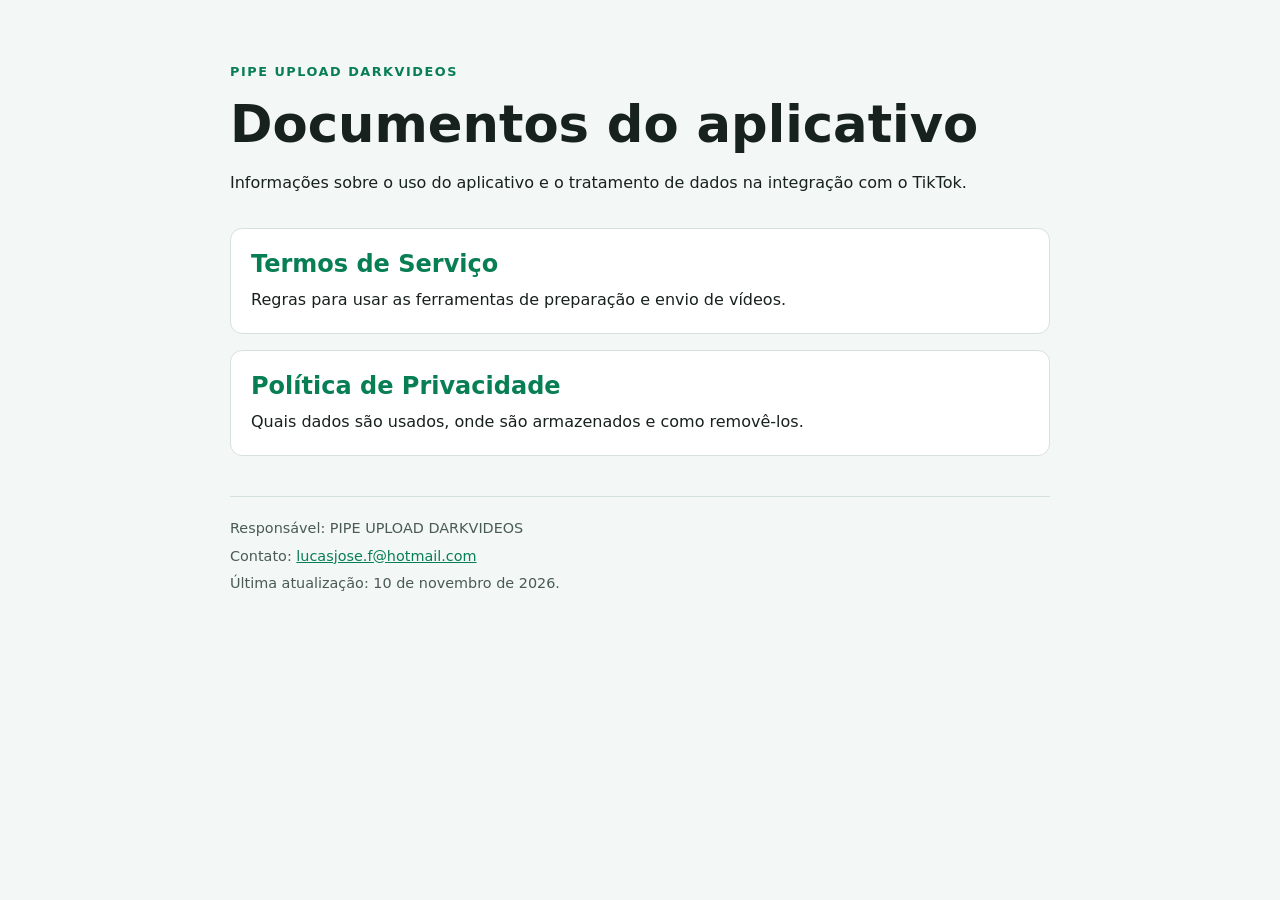
<file: docs/index.html>
<!doctype html>
<html lang="pt-BR">
<head>
  <meta charset="utf-8">
  <meta name="viewport" content="width=device-width, initial-scale=1">
  <meta name="description" content="Informações legais e de privacidade do PIPE UPLOAD DARKVIDEOS.">
  <title>PIPE UPLOAD DARKVIDEOS</title>
  <link rel="stylesheet" href="style.css">
</head>
<body>
  <main>
    <header>
      <p class="eyebrow">PIPE UPLOAD DARKVIDEOS</p>
      <h1>Documentos do aplicativo</h1>
      <p>Informações sobre o uso do aplicativo e o tratamento de dados na integração com o TikTok.</p>
    </header>
    <nav aria-label="Documentos">
      <a class="card" href="terms/">
        <h2>Termos de Serviço</h2>
        <p>Regras para usar as ferramentas de preparação e envio de vídeos.</p>
      </a>
      <a class="card" href="privacy/">
        <h2>Política de Privacidade</h2>
        <p>Quais dados são usados, onde são armazenados e como removê-los.</p>
      </a>
    </nav>
    <footer>
      <p>Responsável: PIPE UPLOAD DARKVIDEOS</p>
      <p>Contato: <a href="mailto:lucasjose.f@hotmail.com">lucasjose.f@hotmail.com</a></p>
      <p>Última atualização: 10 de novembro de 2026.</p>
    </footer>
  </main>
</body>
</html>
</file>
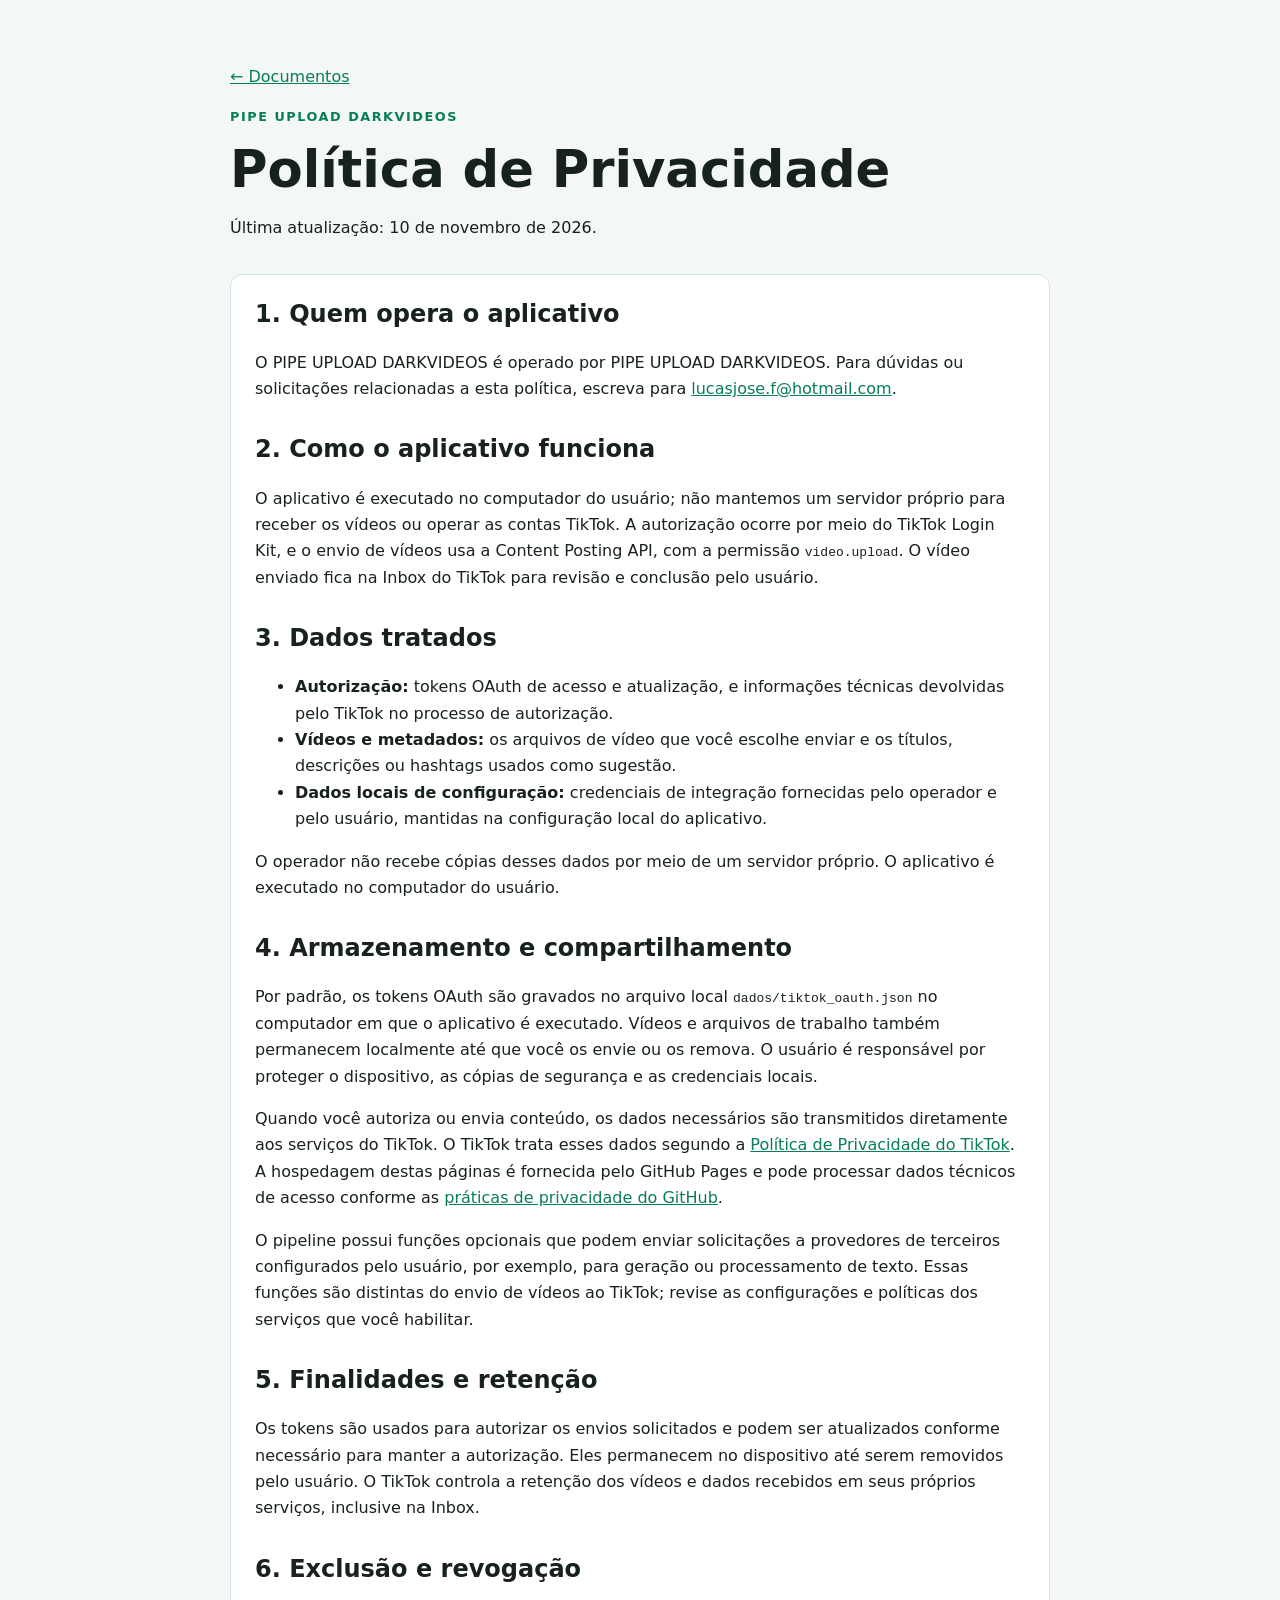
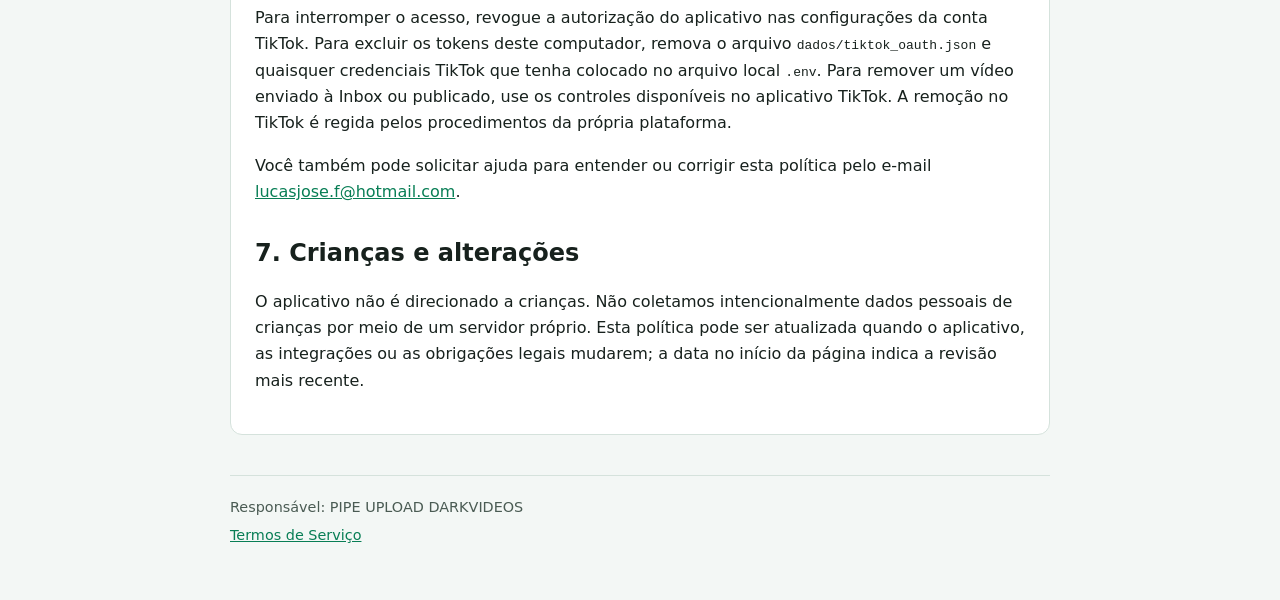
<file: docs/privacy/index.html>
<!doctype html>
<html lang="pt-BR">
<head>
  <meta charset="utf-8">
  <meta name="viewport" content="width=device-width, initial-scale=1">
  <meta name="description" content="Política de Privacidade do PIPE UPLOAD DARKVIDEOS.">
  <title>Política de Privacidade | PIPE UPLOAD DARKVIDEOS</title>
  <link rel="stylesheet" href="../style.css">
</head>
<body>
  <main>
    <p><a href="../">← Documentos</a></p>
    <header>
      <p class="eyebrow">PIPE UPLOAD DARKVIDEOS</p>
      <h1>Política de Privacidade</h1>
      <p>Última atualização: 10 de novembro de 2026.</p>
    </header>
    <article>
      <h2>1. Quem opera o aplicativo</h2>
      <p>O PIPE UPLOAD DARKVIDEOS é operado por PIPE UPLOAD DARKVIDEOS. Para dúvidas ou solicitações relacionadas a esta política, escreva para <a href="mailto:lucasjose.f@hotmail.com">lucasjose.f@hotmail.com</a>.</p>

      <h2>2. Como o aplicativo funciona</h2>
      <p>O aplicativo é executado no computador do usuário; não mantemos um servidor próprio para receber os vídeos ou operar as contas TikTok. A autorização ocorre por meio do TikTok Login Kit, e o envio de vídeos usa a Content Posting API, com a permissão <code>video.upload</code>. O vídeo enviado fica na Inbox do TikTok para revisão e conclusão pelo usuário.</p>

      <h2>3. Dados tratados</h2>
      <ul>
        <li><strong>Autorização:</strong> tokens OAuth de acesso e atualização, e informações técnicas devolvidas pelo TikTok no processo de autorização.</li>
        <li><strong>Vídeos e metadados:</strong> os arquivos de vídeo que você escolhe enviar e os títulos, descrições ou hashtags usados como sugestão.</li>
        <li><strong>Dados locais de configuração:</strong> credenciais de integração fornecidas pelo operador e pelo usuário, mantidas na configuração local do aplicativo.</li>
      </ul>
      <p>O operador não recebe cópias desses dados por meio de um servidor próprio. O aplicativo é executado no computador do usuário.</p>

      <h2>4. Armazenamento e compartilhamento</h2>
      <p>Por padrão, os tokens OAuth são gravados no arquivo local <code>dados/tiktok_oauth.json</code> no computador em que o aplicativo é executado. Vídeos e arquivos de trabalho também permanecem localmente até que você os envie ou os remova. O usuário é responsável por proteger o dispositivo, as cópias de segurança e as credenciais locais.</p>
      <p>Quando você autoriza ou envia conteúdo, os dados necessários são transmitidos diretamente aos serviços do TikTok. O TikTok trata esses dados segundo a <a href="https://www.tiktok.com/legal/page/row/privacy-policy/en">Política de Privacidade do TikTok</a>. A hospedagem destas páginas é fornecida pelo GitHub Pages e pode processar dados técnicos de acesso conforme as <a href="https://docs.github.com/en/site-policy/privacy-policies/github-general-privacy-statement">práticas de privacidade do GitHub</a>.</p>
      <p>O pipeline possui funções opcionais que podem enviar solicitações a provedores de terceiros configurados pelo usuário, por exemplo, para geração ou processamento de texto. Essas funções são distintas do envio de vídeos ao TikTok; revise as configurações e políticas dos serviços que você habilitar.</p>

      <h2>5. Finalidades e retenção</h2>
      <p>Os tokens são usados para autorizar os envios solicitados e podem ser atualizados conforme necessário para manter a autorização. Eles permanecem no dispositivo até serem removidos pelo usuário. O TikTok controla a retenção dos vídeos e dados recebidos em seus próprios serviços, inclusive na Inbox.</p>

      <h2>6. Exclusão e revogação</h2>
      <p>Para interromper o acesso, revogue a autorização do aplicativo nas configurações da conta TikTok. Para excluir os tokens deste computador, remova o arquivo <code>dados/tiktok_oauth.json</code> e quaisquer credenciais TikTok que tenha colocado no arquivo local <code>.env</code>. Para remover um vídeo enviado à Inbox ou publicado, use os controles disponíveis no aplicativo TikTok. A remoção no TikTok é regida pelos procedimentos da própria plataforma.</p>
      <p>Você também pode solicitar ajuda para entender ou corrigir esta política pelo e-mail <a href="mailto:lucasjose.f@hotmail.com">lucasjose.f@hotmail.com</a>.</p>

      <h2>7. Crianças e alterações</h2>
      <p>O aplicativo não é direcionado a crianças. Não coletamos intencionalmente dados pessoais de crianças por meio de um servidor próprio. Esta política pode ser atualizada quando o aplicativo, as integrações ou as obrigações legais mudarem; a data no início da página indica a revisão mais recente.</p>
    </article>
    <footer>
      <p>Responsável: PIPE UPLOAD DARKVIDEOS</p>
      <p><a href="../terms/">Termos de Serviço</a></p>
    </footer>
  </main>
</body>
</html>
</file>
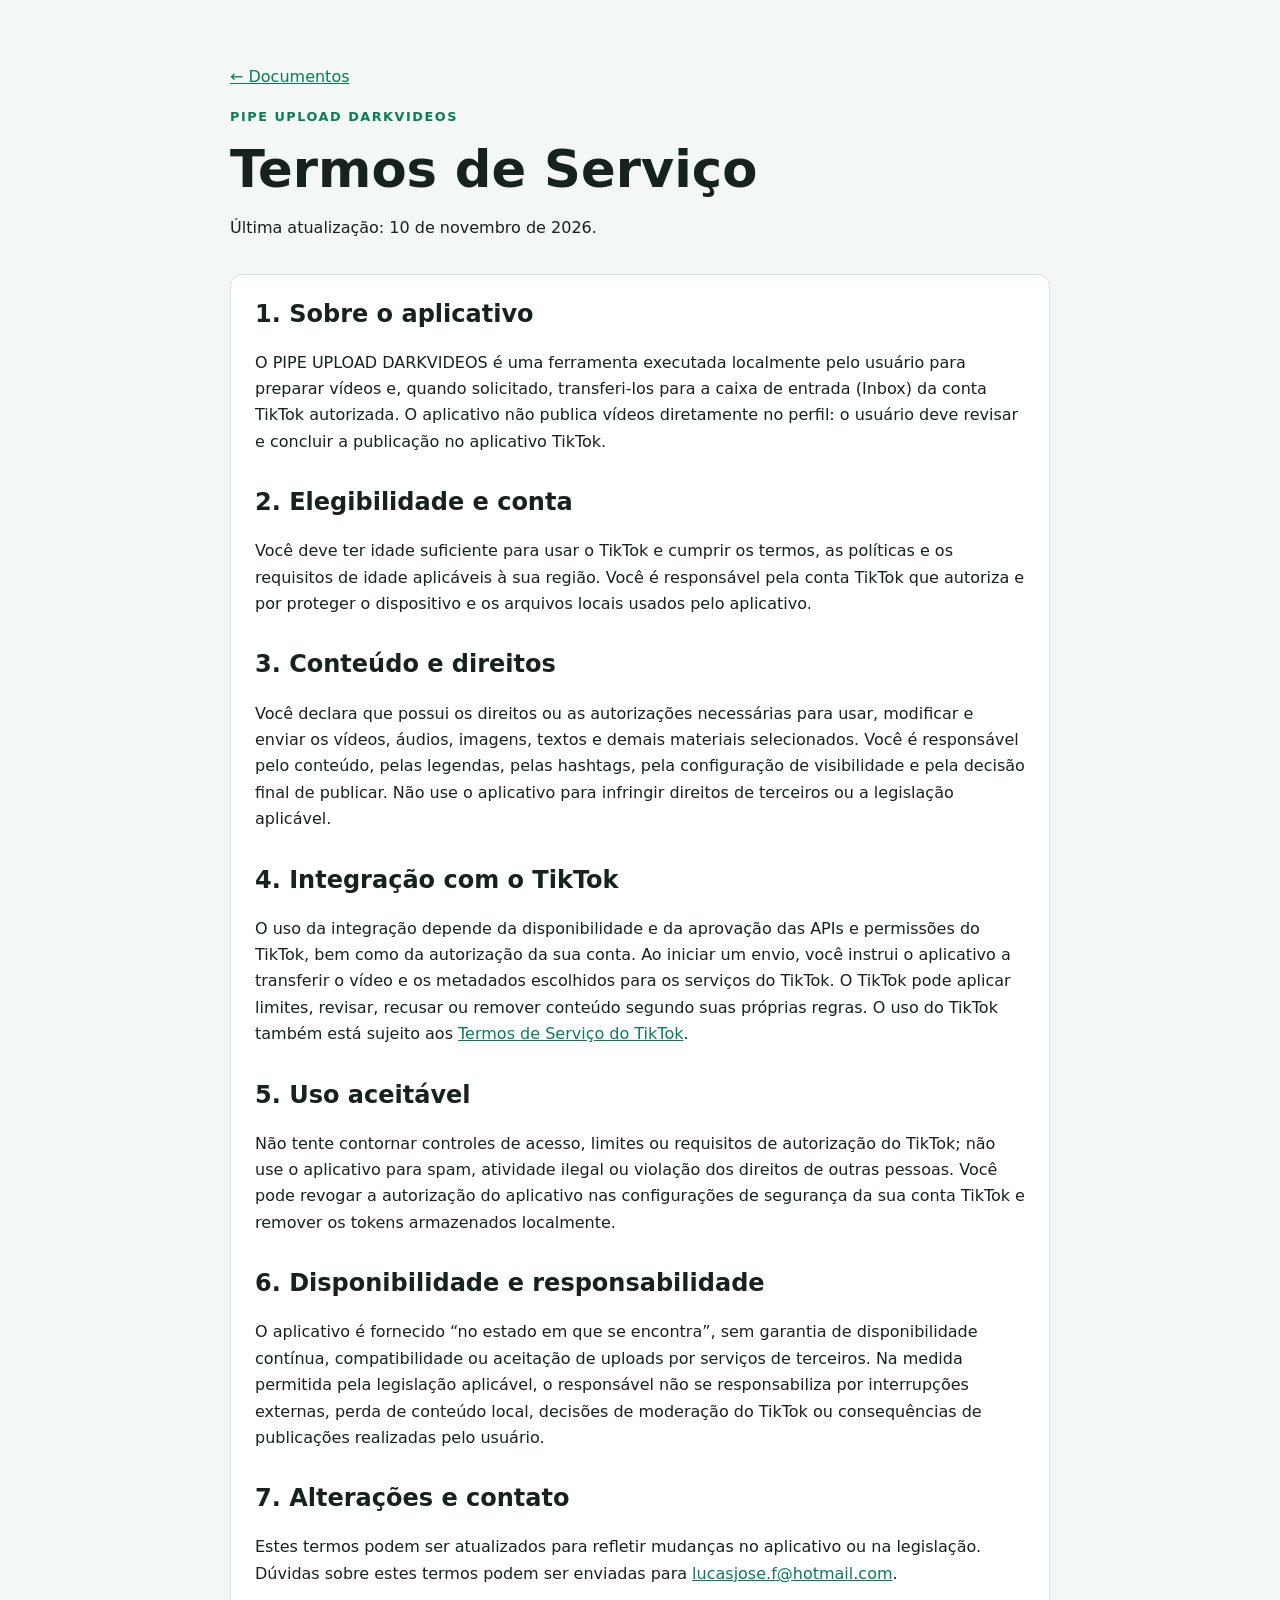
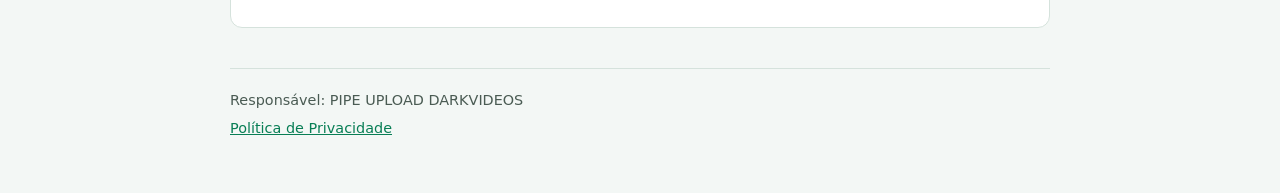
<file: docs/terms/index.html>
<!doctype html>
<html lang="pt-BR">
<head>
  <meta charset="utf-8">
  <meta name="viewport" content="width=device-width, initial-scale=1">
  <meta name="description" content="Termos de Serviço do PIPE UPLOAD DARKVIDEOS.">
  <title>Termos de Serviço | PIPE UPLOAD DARKVIDEOS</title>
  <link rel="stylesheet" href="../style.css">
</head>
<body>
  <main>
    <p><a href="../">← Documentos</a></p>
    <header>
      <p class="eyebrow">PIPE UPLOAD DARKVIDEOS</p>
      <h1>Termos de Serviço</h1>
      <p>Última atualização: 10 de novembro de 2026.</p>
    </header>
    <article>
      <h2>1. Sobre o aplicativo</h2>
      <p>O PIPE UPLOAD DARKVIDEOS é uma ferramenta executada localmente pelo usuário para preparar vídeos e, quando solicitado, transferi-los para a caixa de entrada (Inbox) da conta TikTok autorizada. O aplicativo não publica vídeos diretamente no perfil: o usuário deve revisar e concluir a publicação no aplicativo TikTok.</p>

      <h2>2. Elegibilidade e conta</h2>
      <p>Você deve ter idade suficiente para usar o TikTok e cumprir os termos, as políticas e os requisitos de idade aplicáveis à sua região. Você é responsável pela conta TikTok que autoriza e por proteger o dispositivo e os arquivos locais usados pelo aplicativo.</p>

      <h2>3. Conteúdo e direitos</h2>
      <p>Você declara que possui os direitos ou as autorizações necessárias para usar, modificar e enviar os vídeos, áudios, imagens, textos e demais materiais selecionados. Você é responsável pelo conteúdo, pelas legendas, pelas hashtags, pela configuração de visibilidade e pela decisão final de publicar. Não use o aplicativo para infringir direitos de terceiros ou a legislação aplicável.</p>

      <h2>4. Integração com o TikTok</h2>
      <p>O uso da integração depende da disponibilidade e da aprovação das APIs e permissões do TikTok, bem como da autorização da sua conta. Ao iniciar um envio, você instrui o aplicativo a transferir o vídeo e os metadados escolhidos para os serviços do TikTok. O TikTok pode aplicar limites, revisar, recusar ou remover conteúdo segundo suas próprias regras. O uso do TikTok também está sujeito aos <a href="https://www.tiktok.com/legal/terms-of-service">Termos de Serviço do TikTok</a>.</p>

      <h2>5. Uso aceitável</h2>
      <p>Não tente contornar controles de acesso, limites ou requisitos de autorização do TikTok; não use o aplicativo para spam, atividade ilegal ou violação dos direitos de outras pessoas. Você pode revogar a autorização do aplicativo nas configurações de segurança da sua conta TikTok e remover os tokens armazenados localmente.</p>

      <h2>6. Disponibilidade e responsabilidade</h2>
      <p>O aplicativo é fornecido “no estado em que se encontra”, sem garantia de disponibilidade contínua, compatibilidade ou aceitação de uploads por serviços de terceiros. Na medida permitida pela legislação aplicável, o responsável não se responsabiliza por interrupções externas, perda de conteúdo local, decisões de moderação do TikTok ou consequências de publicações realizadas pelo usuário.</p>

      <h2>7. Alterações e contato</h2>
      <p>Estes termos podem ser atualizados para refletir mudanças no aplicativo ou na legislação. Dúvidas sobre estes termos podem ser enviadas para <a href="mailto:lucasjose.f@hotmail.com">lucasjose.f@hotmail.com</a>.</p>
    </article>
    <footer>
      <p>Responsável: PIPE UPLOAD DARKVIDEOS</p>
      <p><a href="../privacy/">Política de Privacidade</a></p>
    </footer>
  </main>
</body>
</html>
</file>
<file: docs/style.css>
:root {
  color-scheme: light;
  font-family: system-ui, -apple-system, "Segoe UI", sans-serif;
  color: #17211d;
  background: #f3f7f5;
  font-synthesis: none;
  text-rendering: optimizeLegibility;
}

* {
  box-sizing: border-box;
}

body {
  margin: 0;
  line-height: 1.65;
}

main {
  width: min(820px, calc(100% - 2rem));
  margin: 0 auto;
  padding: 3rem 0;
}

header {
  margin-bottom: 2rem;
}

.eyebrow {
  color: #087e55;
  font-size: .8rem;
  font-weight: 750;
  letter-spacing: .12em;
}

h1 {
  margin: .25rem 0 .75rem;
  font-size: clamp(2rem, 7vw, 3.2rem);
  line-height: 1.15;
}

h2 {
  margin-top: 2rem;
  line-height: 1.3;
}

a {
  color: #087e55;
}

nav {
  display: grid;
  gap: 1rem;
}

.card {
  display: block;
  padding: 1.25rem;
  border: 1px solid #d5e2dc;
  border-radius: .75rem;
  background: #fff;
  color: inherit;
  text-decoration: none;
}

.card:hover,
.card:focus-visible {
  border-color: #087e55;
}

.card h2 {
  margin: 0 0 .4rem;
  color: #087e55;
}

.card p {
  margin: 0;
}

article {
  padding: 1.5rem;
  border: 1px solid #d5e2dc;
  border-radius: .75rem;
  background: #fff;
}

article h2:first-child {
  margin-top: 0;
}

footer {
  margin-top: 2.5rem;
  padding-top: 1rem;
  border-top: 1px solid #d5e2dc;
  color: #4a5b53;
  font-size: .9rem;
}

footer p {
  margin: .25rem 0;
}
</file>
